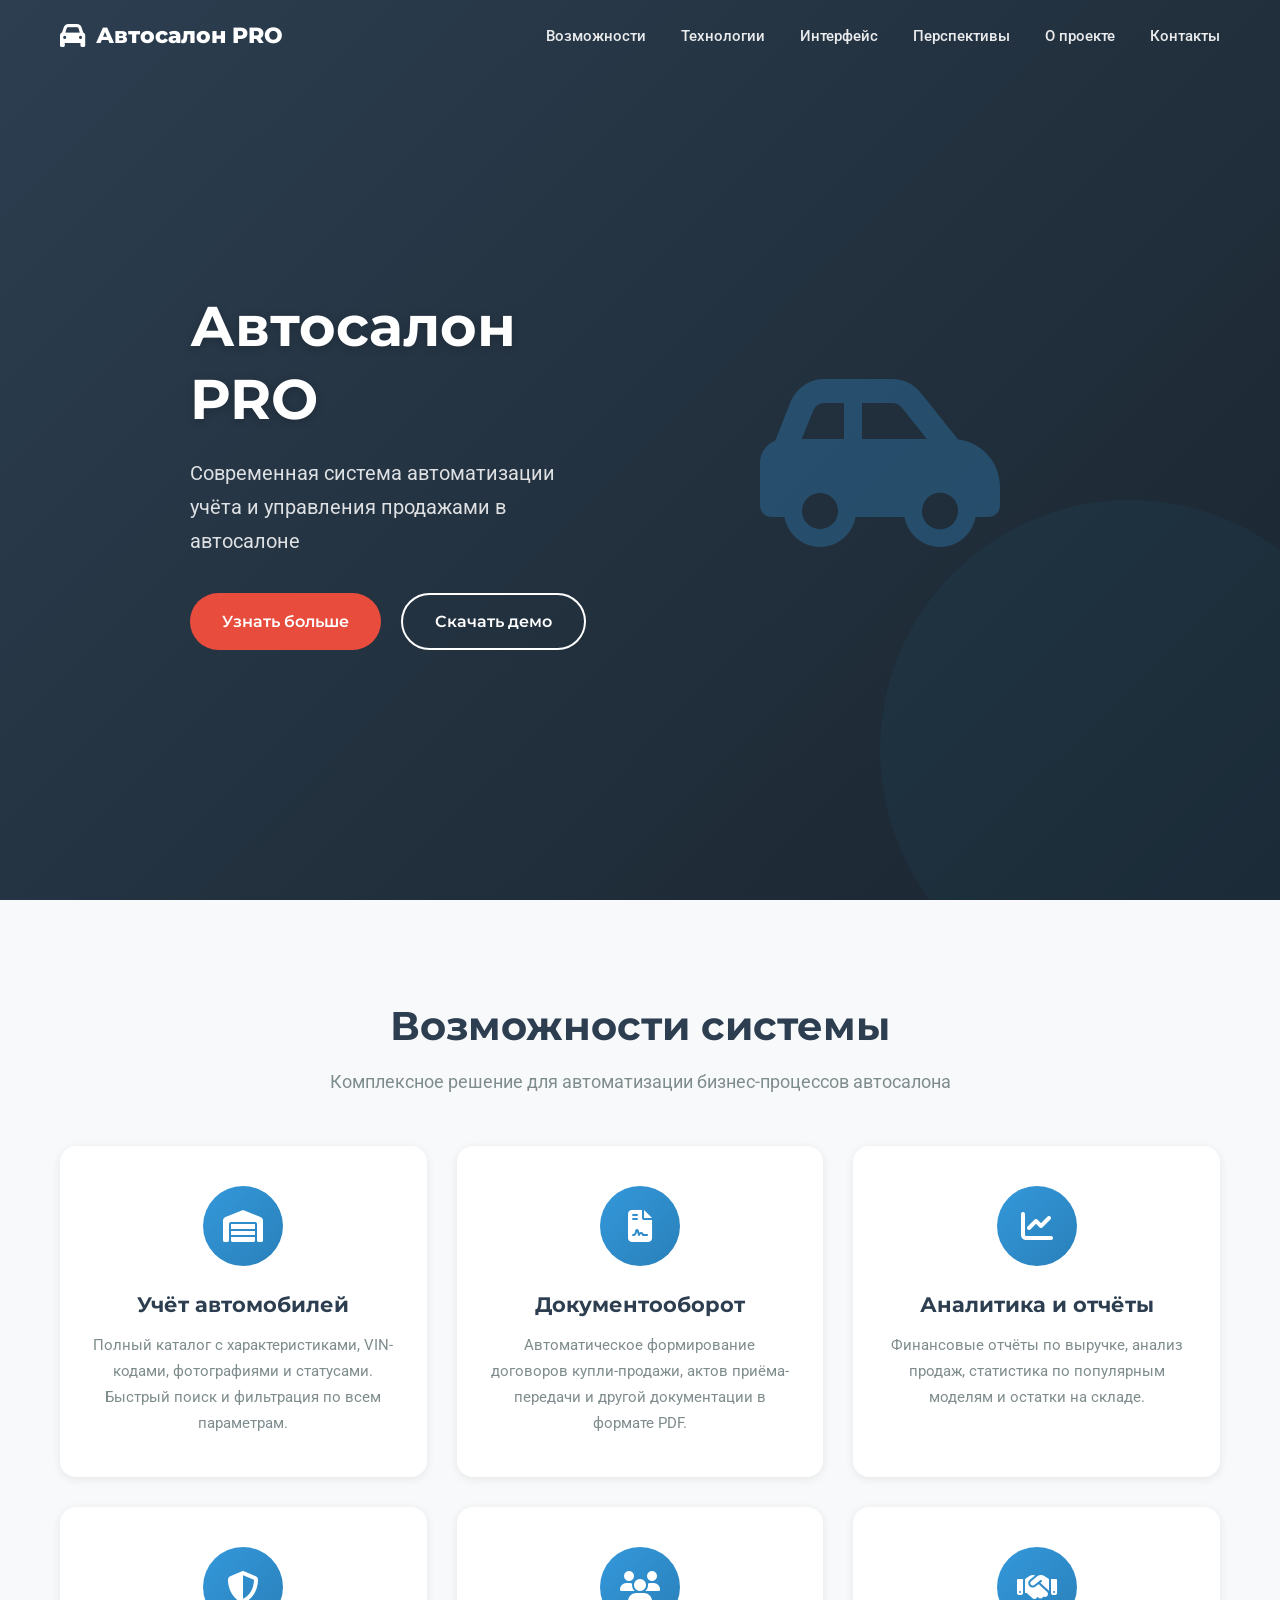
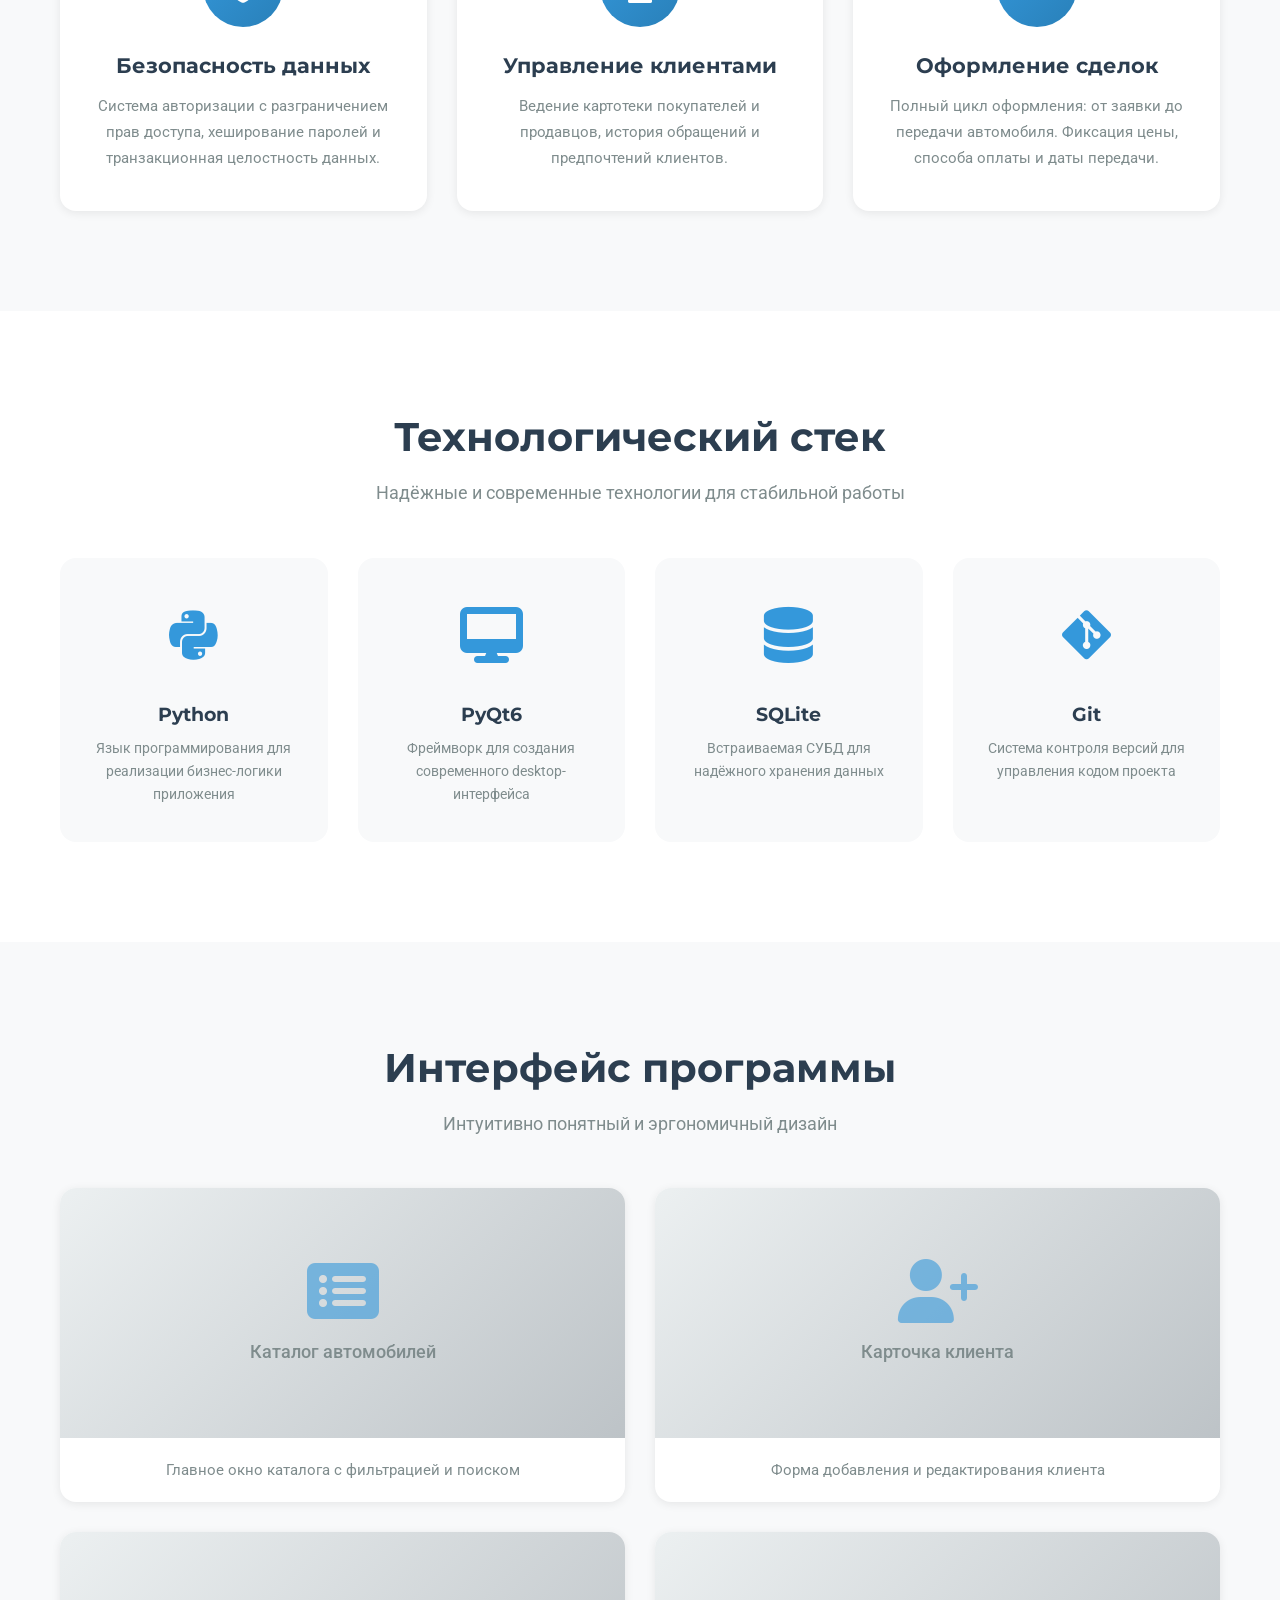
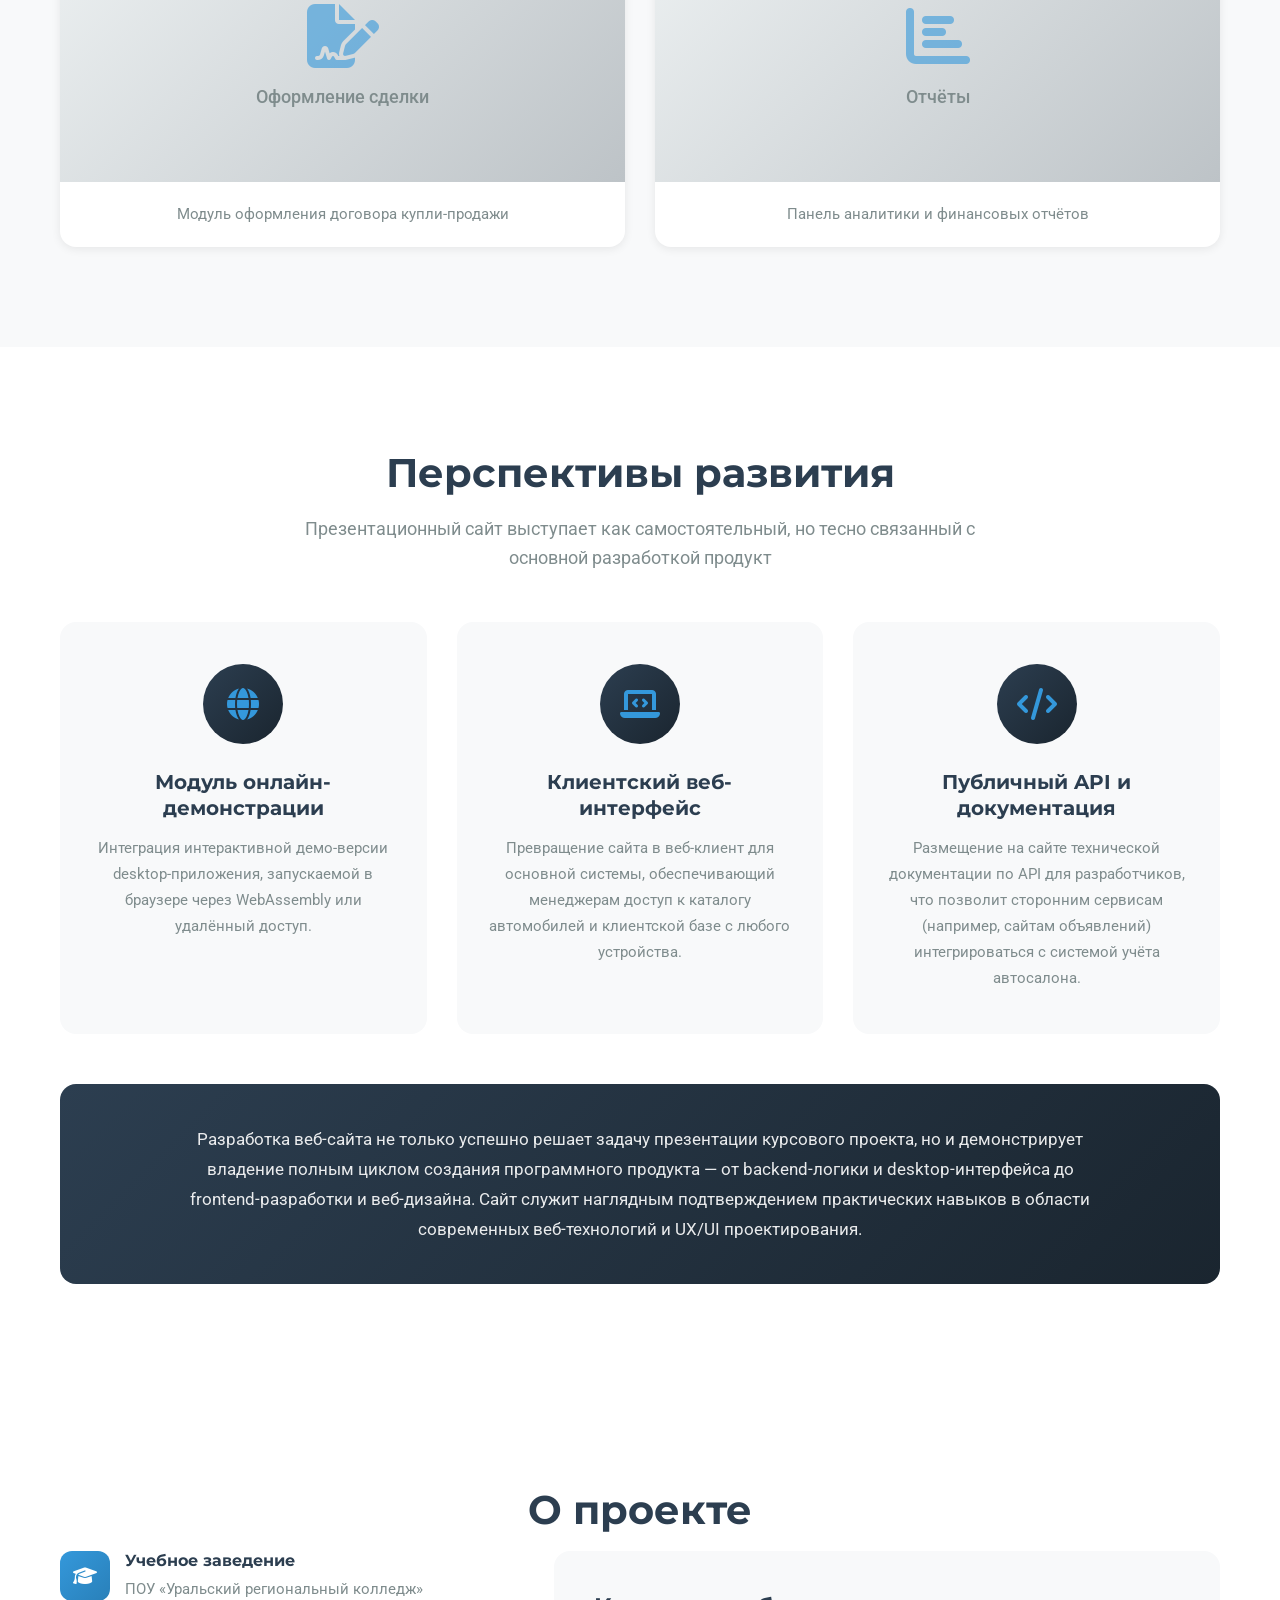
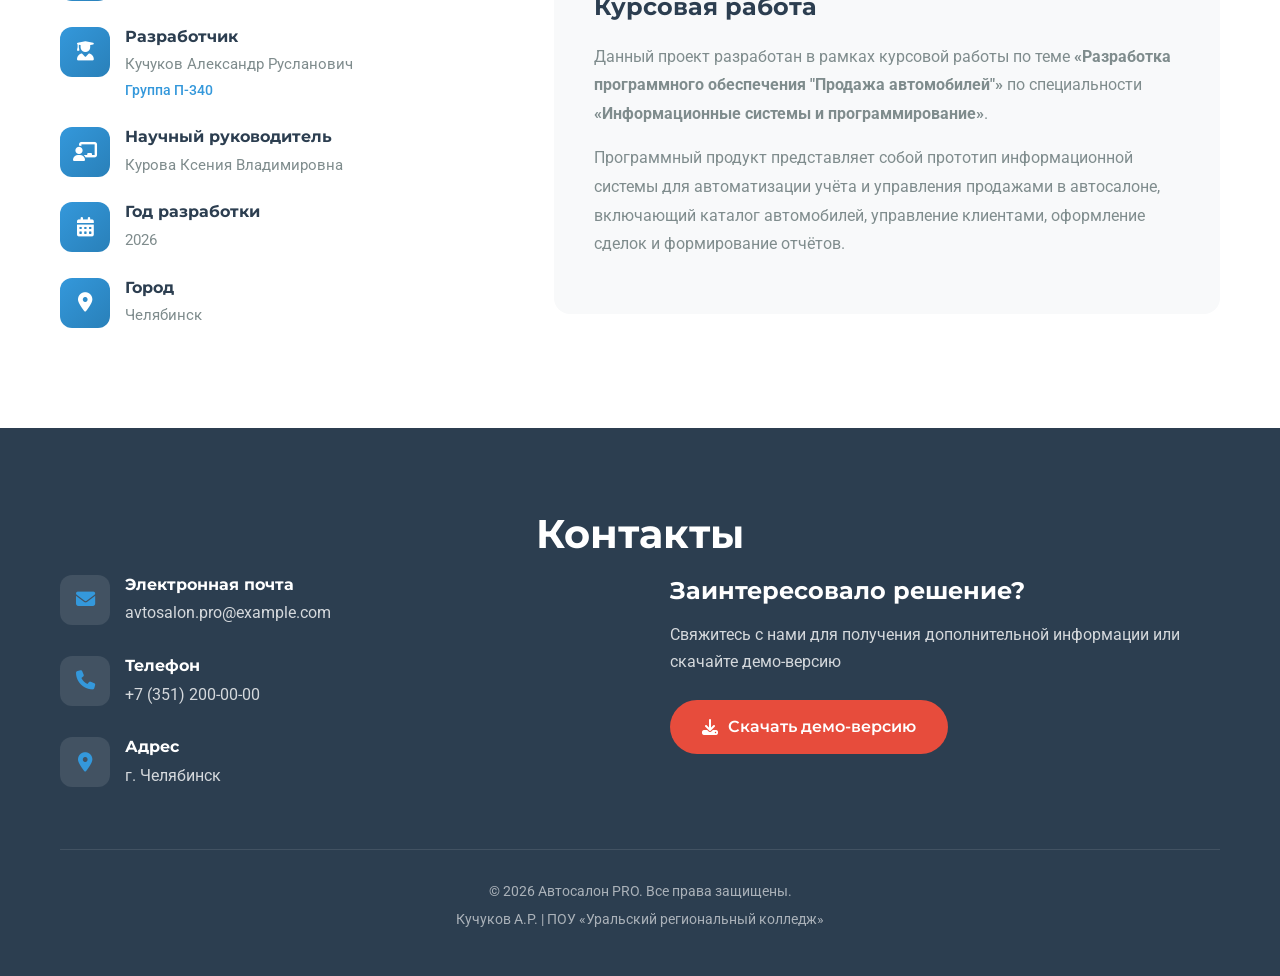
<file: index.html>
<!DOCTYPE html>
<html lang="ru">
<head>
    <meta charset="UTF-8">
    <meta name="viewport" content="width=device-width, initial-scale=1.0">
    <title>Автосалон PRO — Система автоматизации продаж автомобилей</title>
    <link rel="preconnect" href="https://fonts.googleapis.com">
    <link rel="preconnect" href="https://fonts.gstatic.com" crossorigin>
    <link href="https://fonts.googleapis.com/css2?family=Montserrat:wght@400;600;700;800&family=Roboto:wght@300;400;500;700&display=swap" rel="stylesheet">
    <link rel="stylesheet" href="https://cdnjs.cloudflare.com/ajax/libs/font-awesome/6.5.1/css/all.min.css">
    <link rel="stylesheet" href="style.css">
</head>
<body>
    <!-- Навигация -->
    <header class="header" id="header">
        <div class="container">
            <nav class="nav">
                <a href="#" class="logo">
                    <i class="fas fa-car"></i>
                    <span>Автосалон PRO</span>
                </a>
                <button class="nav-toggle" id="navToggle" aria-label="Открыть меню">
                    <span></span>
                    <span></span>
                    <span></span>
                </button>
                <ul class="nav-menu" id="navMenu">
                    <li><a href="#features" class="nav-link">Возможности</a></li>
                    <li><a href="#technology" class="nav-link">Технологии</a></li>
                    <li><a href="#interface" class="nav-link">Интерфейс</a></li>
                    <li><a href="#perspectives" class="nav-link">Перспективы</a></li>
                    <li><a href="#about" class="nav-link">О проекте</a></li>
                    <li><a href="#contact" class="nav-link">Контакты</a></li>
                </ul>
            </nav>
        </div>
    </header>

    <!-- Hero-секция -->
    <section class="hero" id="hero">
        <div class="container">
            <div class="hero-content">
                <h1 class="hero-title">Автосалон PRO</h1>
                <p class="hero-subtitle">Современная система автоматизации учёта и управления продажами в автосалоне</p>
                <div class="hero-buttons">
                    <a href="#features" class="btn btn-primary">Узнать больше</a>
                    <a href="#contact" class="btn btn-secondary">Скачать демо</a>
                </div>
            </div>
            <div class="hero-image">
                <div class="hero-car-icon">
                    <i class="fas fa-car-side"></i>
                </div>
            </div>
        </div>
        <div class="hero-bg-shape"></div>
    </section>

    <!-- Возможности -->
    <section class="features" id="features">
        <div class="container">
            <h2 class="section-title">Возможности системы</h2>
            <p class="section-subtitle">Комплексное решение для автоматизации бизнес-процессов автосалона</p>
            <div class="features-grid">
                <div class="feature-card">
                    <div class="feature-icon">
                        <i class="fas fa-warehouse"></i>
                    </div>
                    <h3 class="feature-title">Учёт автомобилей</h3>
                    <p class="feature-text">Полный каталог с характеристиками, VIN-кодами, фотографиями и статусами. Быстрый поиск и фильтрация по всем параметрам.</p>
                </div>
                <div class="feature-card">
                    <div class="feature-icon">
                        <i class="fas fa-file-contract"></i>
                    </div>
                    <h3 class="feature-title">Документооборот</h3>
                    <p class="feature-text">Автоматическое формирование договоров купли-продажи, актов приёма-передачи и другой документации в формате PDF.</p>
                </div>
                <div class="feature-card">
                    <div class="feature-icon">
                        <i class="fas fa-chart-line"></i>
                    </div>
                    <h3 class="feature-title">Аналитика и отчёты</h3>
                    <p class="feature-text">Финансовые отчёты по выручке, анализ продаж, статистика по популярным моделям и остатки на складе.</p>
                </div>
                <div class="feature-card">
                    <div class="feature-icon">
                        <i class="fas fa-shield-alt"></i>
                    </div>
                    <h3 class="feature-title">Безопасность данных</h3>
                    <p class="feature-text">Система авторизации с разграничением прав доступа, хеширование паролей и транзакционная целостность данных.</p>
                </div>
                <div class="feature-card">
                    <div class="feature-icon">
                        <i class="fas fa-users"></i>
                    </div>
                    <h3 class="feature-title">Управление клиентами</h3>
                    <p class="feature-text">Ведение картотеки покупателей и продавцов, история обращений и предпочтений клиентов.</p>
                </div>
                <div class="feature-card">
                    <div class="feature-icon">
                        <i class="fas fa-handshake"></i>
                    </div>
                    <h3 class="feature-title">Оформление сделок</h3>
                    <p class="feature-text">Полный цикл оформления: от заявки до передачи автомобиля. Фиксация цены, способа оплаты и даты передачи.</p>
                </div>
            </div>
        </div>
    </section>

    <!-- Технологический стек -->
    <section class="technology" id="technology">
        <div class="container">
            <h2 class="section-title">Технологический стек</h2>
            <p class="section-subtitle">Надёжные и современные технологии для стабильной работы</p>
            <div class="tech-grid">
                <div class="tech-card">
                    <div class="tech-icon">
                        <i class="fab fa-python"></i>
                    </div>
                    <h3 class="tech-title">Python</h3>
                    <p class="tech-text">Язык программирования для реализации бизнес-логики приложения</p>
                </div>
                <div class="tech-card">
                    <div class="tech-icon">
                        <i class="fas fa-desktop"></i>
                    </div>
                    <h3 class="tech-title">PyQt6</h3>
                    <p class="tech-text">Фреймворк для создания современного desktop-интерфейса</p>
                </div>
                <div class="tech-card">
                    <div class="tech-icon">
                        <i class="fas fa-database"></i>
                    </div>
                    <h3 class="tech-title">SQLite</h3>
                    <p class="tech-text">Встраиваемая СУБД для надёжного хранения данных</p>
                </div>
                <div class="tech-card">
                    <div class="tech-icon">
                        <i class="fab fa-git-alt"></i>
                    </div>
                    <h3 class="tech-title">Git</h3>
                    <p class="tech-text">Система контроля версий для управления кодом проекта</p>
                </div>
            </div>
        </div>
    </section>

    <!-- Интерфейс программы -->
    <section class="interface" id="interface">
        <div class="container">
            <h2 class="section-title">Интерфейс программы</h2>
            <p class="section-subtitle">Интуитивно понятный и эргономичный дизайн</p>
            <div class="screenshots-grid">
                <div class="screenshot-card">
                    <div class="screenshot-placeholder">
                        <i class="fas fa-list-alt"></i>
                        <span>Каталог автомобилей</span>
                    </div>
                    <p class="screenshot-caption">Главное окно каталога с фильтрацией и поиском</p>
                </div>
                <div class="screenshot-card">
                    <div class="screenshot-placeholder">
                        <i class="fas fa-user-plus"></i>
                        <span>Карточка клиента</span>
                    </div>
                    <p class="screenshot-caption">Форма добавления и редактирования клиента</p>
                </div>
                <div class="screenshot-card">
                    <div class="screenshot-placeholder">
                        <i class="fas fa-file-signature"></i>
                        <span>Оформление сделки</span>
                    </div>
                    <p class="screenshot-caption">Модуль оформления договора купли-продажи</p>
                </div>
                <div class="screenshot-card">
                    <div class="screenshot-placeholder">
                        <i class="fas fa-chart-bar"></i>
                        <span>Отчёты</span>
                    </div>
                    <p class="screenshot-caption">Панель аналитики и финансовых отчётов</p>
                </div>
            </div>
        </div>
    </section>

    <!-- Перспективы развития -->
    <section class="perspectives" id="perspectives">
        <div class="container">
            <h2 class="section-title">Перспективы развития</h2>
            <p class="section-subtitle">Презентационный сайт выступает как самостоятельный, но тесно связанный с основной разработкой продукт</p>
            <div class="perspectives-grid">
                <div class="perspective-card">
                    <div class="perspective-icon">
                        <i class="fas fa-globe"></i>
                    </div>
                    <h3 class="perspective-title">Модуль онлайн-демонстрации</h3>
                    <p class="perspective-text">Интеграция интерактивной демо-версии desktop-приложения, запускаемой в браузере через WebAssembly или удалённый доступ.</p>
                </div>
                <div class="perspective-card">
                    <div class="perspective-icon">
                        <i class="fas fa-laptop-code"></i>
                    </div>
                    <h3 class="perspective-title">Клиентский веб-интерфейс</h3>
                    <p class="perspective-text">Превращение сайта в веб-клиент для основной системы, обеспечивающий менеджерам доступ к каталогу автомобилей и клиентской базе с любого устройства.</p>
                </div>
                <div class="perspective-card">
                    <div class="perspective-icon">
                        <i class="fas fa-code"></i>
                    </div>
                    <h3 class="perspective-title">Публичный API и документация</h3>
                    <p class="perspective-text">Размещение на сайте технической документации по API для разработчиков, что позволит сторонним сервисам (например, сайтам объявлений) интегрироваться с системой учёта автосалона.</p>
                </div>
            </div>
            <div class="perspectives-conclusion">
                <p>Разработка веб-сайта не только успешно решает задачу презентации курсового проекта, но и демонстрирует владение полным циклом создания программного продукта — от backend-логики и desktop-интерфейса до frontend-разработки и веб-дизайна. Сайт служит наглядным подтверждением практических навыков в области современных веб-технологий и UX/UI проектирования.</p>
            </div>
        </div>
    </section>

    <!-- О проекте -->
    <section class="about" id="about">
        <div class="container">
            <h2 class="section-title">О проекте</h2>
            <div class="about-content">
                <div class="about-info">
                    <div class="about-item">
                        <i class="fas fa-graduation-cap"></i>
                        <div>
                            <h4>Учебное заведение</h4>
                            <p>ПОУ «Уральский региональный колледж»</p>
                        </div>
                    </div>
                    <div class="about-item">
                        <i class="fas fa-user-graduate"></i>
                        <div>
                            <h4>Разработчик</h4>
                            <p>Кучуков Александр Русланович</p>
                            <span>Группа П-340</span>
                        </div>
                    </div>
                    <div class="about-item">
                        <i class="fas fa-chalkboard-teacher"></i>
                        <div>
                            <h4>Научный руководитель</h4>
                            <p>Курова Ксения Владимировна</p>
                        </div>
                    </div>
                    <div class="about-item">
                        <i class="fas fa-calendar-alt"></i>
                        <div>
                            <h4>Год разработки</h4>
                            <p>2026</p>
                        </div>
                    </div>
                    <div class="about-item">
                        <i class="fas fa-map-marker-alt"></i>
                        <div>
                            <h4>Город</h4>
                            <p>Челябинск</p>
                        </div>
                    </div>
                </div>
                <div class="about-description">
                    <h3>Курсовая работа</h3>
                    <p>Данный проект разработан в рамках курсовой работы по теме <strong>«Разработка программного обеспечения "Продажа автомобилей"»</strong> по специальности <strong>«Информационные системы и программирование»</strong>.</p>
                    <p>Программный продукт представляет собой прототип информационной системы для автоматизации учёта и управления продажами в автосалоне, включающий каталог автомобилей, управление клиентами, оформление сделок и формирование отчётов.</p>
                </div>
            </div>
        </div>
    </section>

    <!-- Контакты -->
    <footer class="contact" id="contact">
        <div class="container">
            <h2 class="section-title">Контакты</h2>
            <div class="contact-content">
                <div class="contact-info">
                    <div class="contact-item">
                        <i class="fas fa-envelope"></i>
                        <div>
                            <h4>Электронная почта</h4>
                            <a href="mailto:avtosalon.pro@example.com">avtosalon.pro@example.com</a>
                        </div>
                    </div>
                    <div class="contact-item">
                        <i class="fas fa-phone"></i>
                        <div>
                            <h4>Телефон</h4>
                            <a href="tel:+73512000000">+7 (351) 200-00-00</a>
                        </div>
                    </div>
                    <div class="contact-item">
                        <i class="fas fa-map-marker-alt"></i>
                        <div>
                            <h4>Адрес</h4>
                            <p>г. Челябинск</p>
                        </div>
                    </div>
                </div>
                <div class="contact-cta">
                    <h3>Заинтересовало решение?</h3>
                    <p>Свяжитесь с нами для получения дополнительной информации или скачайте демо-версию</p>
                    <a href="#" class="btn btn-primary"><i class="fas fa-download"></i> Скачать демо-версию</a>
                </div>
            </div>
            <div class="footer-bottom">
                <p>&copy; 2026 Автосалон PRO. Все права защищены.</p>
                <p>Кучуков А.Р. | ПОУ «Уральский региональный колледж»</p>
            </div>
        </div>
    </footer>

    <script src="script.js"></script>
</body>
</html>
</file>
<file: style.css>
/* ===== Сброс и базовые стили ===== */
*,
*::before,
*::after {
    margin: 0;
    padding: 0;
    box-sizing: border-box;
}

:root {
    --primary-dark: #2c3e50;
    --primary-blue: #3498db;
    --accent-red: #e74c3c;
    --accent-red-hover: #c0392b;
    --text-dark: #2c3e50;
    --text-light: #7f8c8d;
    --bg-light: #f8f9fa;
    --bg-white: #ffffff;
    --shadow-sm: 0 2px 10px rgba(0, 0, 0, 0.08);
    --shadow-md: 0 5px 25px rgba(0, 0, 0, 0.1);
    --shadow-lg: 0 10px 40px rgba(0, 0, 0, 0.15);
    --transition: all 0.3s ease;
}

html {
    scroll-behavior: smooth;
}

body {
    font-family: 'Roboto', sans-serif;
    color: var(--text-dark);
    line-height: 1.6;
    overflow-x: hidden;
}

h1, h2, h3, h4, h5, h6 {
    font-family: 'Montserrat', sans-serif;
    font-weight: 700;
    line-height: 1.3;
}

a {
    text-decoration: none;
    color: inherit;
    transition: var(--transition);
}

img {
    max-width: 100%;
    display: block;
}

.container {
    max-width: 1200px;
    margin: 0 auto;
    padding: 0 20px;
}

/* ===== Кнопки ===== */
.btn {
    display: inline-flex;
    align-items: center;
    gap: 10px;
    padding: 14px 32px;
    border-radius: 50px;
    font-family: 'Montserrat', sans-serif;
    font-weight: 600;
    font-size: 1rem;
    cursor: pointer;
    transition: var(--transition);
    border: none;
}

.btn-primary {
    background: var(--accent-red);
    color: #fff;
}

.btn-primary:hover {
    background: var(--accent-red-hover);
    transform: translateY(-2px);
    box-shadow: 0 5px 20px rgba(231, 76, 60, 0.4);
}

.btn-secondary {
    background: transparent;
    color: #fff;
    border: 2px solid #fff;
}

.btn-secondary:hover {
    background: #fff;
    color: var(--primary-dark);
}

/* ===== Заголовки секций ===== */
.section-title {
    font-size: 2.5rem;
    text-align: center;
    margin-bottom: 15px;
    color: var(--primary-dark);
}

.section-subtitle {
    text-align: center;
    font-size: 1.15rem;
    color: var(--text-light);
    margin-bottom: 50px;
    max-width: 700px;
    margin-left: auto;
    margin-right: auto;
}

/* ===== Header / Навигация ===== */
.header {
    position: fixed;
    top: 0;
    left: 0;
    width: 100%;
    z-index: 1000;
    padding: 18px 0;
    transition: var(--transition);
}

.header.scrolled {
    background: var(--bg-white);
    box-shadow: var(--shadow-sm);
    padding: 12px 0;
}

.nav {
    display: flex;
    justify-content: space-between;
    align-items: center;
}

.logo {
    display: flex;
    align-items: center;
    gap: 10px;
    font-family: 'Montserrat', sans-serif;
    font-weight: 800;
    font-size: 1.4rem;
    color: #fff;
}

.header.scrolled .logo {
    color: var(--primary-dark);
}

.logo i {
    font-size: 1.6rem;
}

.nav-menu {
    display: flex;
    list-style: none;
    gap: 35px;
}

.nav-link {
    color: rgba(255, 255, 255, 0.9);
    font-weight: 500;
    font-size: 0.95rem;
    position: relative;
}

.header.scrolled .nav-link {
    color: var(--text-dark);
}

.nav-link::after {
    content: '';
    position: absolute;
    bottom: -5px;
    left: 0;
    width: 0;
    height: 2px;
    background: var(--primary-blue);
    transition: var(--transition);
}

.nav-link:hover::after {
    width: 100%;
}

/* Мобильное меню */
.nav-toggle {
    display: none;
    flex-direction: column;
    gap: 5px;
    background: none;
    border: none;
    cursor: pointer;
    padding: 5px;
}

.nav-toggle span {
    width: 28px;
    height: 3px;
    background: #fff;
    border-radius: 3px;
    transition: var(--transition);
}

.header.scrolled .nav-toggle span {
    background: var(--primary-dark);
}

/* ===== Hero-секция ===== */
.hero {
    min-height: 100vh;
    display: flex;
    align-items: center;
    background: linear-gradient(135deg, var(--primary-dark) 0%, #1a252f 100%);
    position: relative;
    overflow: hidden;
    padding: 120px 0 80px;
}

.hero .container {
    display: flex;
    align-items: center;
    justify-content: space-between;
    gap: 60px;
    position: relative;
    z-index: 2;
}

.hero-content {
    flex: 1;
    max-width: 600px;
}

.hero-title {
    font-size: 3.5rem;
    color: #fff;
    margin-bottom: 20px;
    text-shadow: 0 2px 10px rgba(0, 0, 0, 0.2);
}

.hero-subtitle {
    font-size: 1.25rem;
    color: rgba(255, 255, 255, 0.85);
    margin-bottom: 35px;
    line-height: 1.7;
}

.hero-buttons {
    display: flex;
    gap: 20px;
    flex-wrap: wrap;
}

.hero-image {
    flex: 1;
    display: flex;
    justify-content: center;
    align-items: center;
}

.hero-car-icon {
    font-size: 12rem;
    color: var(--primary-blue);
    opacity: 0.3;
    animation: float 3s ease-in-out infinite;
}

@keyframes float {
    0%, 100% { transform: translateY(0); }
    50% { transform: translateY(-20px); }
}

.hero-bg-shape {
    position: absolute;
    bottom: -100px;
    right: -100px;
    width: 500px;
    height: 500px;
    background: var(--primary-blue);
    border-radius: 50%;
    opacity: 0.05;
}

/* ===== Возможности ===== */
.features {
    padding: 100px 0;
    background: var(--bg-light);
}

.features-grid {
    display: grid;
    grid-template-columns: repeat(3, 1fr);
    gap: 30px;
}

.feature-card {
    background: var(--bg-white);
    border-radius: 16px;
    padding: 40px 30px;
    text-align: center;
    transition: var(--transition);
    box-shadow: var(--shadow-sm);
}

.feature-card:hover {
    transform: translateY(-10px);
    box-shadow: var(--shadow-lg);
}

.feature-icon {
    width: 80px;
    height: 80px;
    margin: 0 auto 25px;
    background: linear-gradient(135deg, var(--primary-blue), #2980b9);
    border-radius: 50%;
    display: flex;
    align-items: center;
    justify-content: center;
    font-size: 2rem;
    color: #fff;
}

.feature-title {
    font-size: 1.3rem;
    margin-bottom: 15px;
    color: var(--primary-dark);
}

.feature-text {
    color: var(--text-light);
    font-size: 0.95rem;
    line-height: 1.7;
}

/* ===== Технологический стек ===== */
.technology {
    padding: 100px 0;
    background: var(--bg-white);
}

.tech-grid {
    display: grid;
    grid-template-columns: repeat(4, 1fr);
    gap: 30px;
}

.tech-card {
    text-align: center;
    padding: 35px 25px;
    border-radius: 16px;
    background: var(--bg-light);
    transition: var(--transition);
}

.tech-card:hover {
    background: var(--primary-dark);
    color: #fff;
    transform: translateY(-5px);
}

.tech-icon {
    font-size: 3.5rem;
    margin-bottom: 20px;
    color: var(--primary-blue);
}

.tech-card:hover .tech-icon {
    color: #fff;
}

.tech-title {
    font-size: 1.2rem;
    margin-bottom: 10px;
}

.tech-text {
    font-size: 0.9rem;
    color: var(--text-light);
}

.tech-card:hover .tech-text {
    color: rgba(255, 255, 255, 0.8);
}

/* ===== Интерфейс ===== */
.interface {
    padding: 100px 0;
    background: var(--bg-light);
}

.screenshots-grid {
    display: grid;
    grid-template-columns: repeat(2, 1fr);
    gap: 30px;
}

.screenshot-card {
    background: var(--bg-white);
    border-radius: 16px;
    overflow: hidden;
    box-shadow: var(--shadow-sm);
    transition: var(--transition);
}

.screenshot-card:hover {
    box-shadow: var(--shadow-lg);
    transform: translateY(-5px);
}

.screenshot-placeholder {
    height: 250px;
    background: linear-gradient(135deg, #ecf0f1, #bdc3c7);
    display: flex;
    flex-direction: column;
    align-items: center;
    justify-content: center;
    gap: 15px;
    color: var(--text-light);
}

.screenshot-placeholder i {
    font-size: 4rem;
    color: var(--primary-blue);
    opacity: 0.6;
}

.screenshot-placeholder span {
    font-size: 1.1rem;
    font-weight: 500;
}

.screenshot-caption {
    padding: 20px;
    text-align: center;
    font-size: 0.95rem;
    color: var(--text-light);
}

/* ===== Перспективы ===== */
.perspectives {
    padding: 100px 0;
    background: var(--bg-white);
}

.perspectives-grid {
    display: grid;
    grid-template-columns: repeat(3, 1fr);
    gap: 30px;
    margin-bottom: 50px;
}

.perspective-card {
    background: var(--bg-light);
    border-radius: 16px;
    padding: 40px 30px;
    text-align: center;
    transition: var(--transition);
    border: 2px solid transparent;
}

.perspective-card:hover {
    border-color: var(--primary-blue);
    transform: translateY(-10px);
    box-shadow: var(--shadow-lg);
}

.perspective-icon {
    width: 80px;
    height: 80px;
    margin: 0 auto 25px;
    background: linear-gradient(135deg, var(--primary-dark), #1a252f);
    border-radius: 50%;
    display: flex;
    align-items: center;
    justify-content: center;
    font-size: 2rem;
    color: var(--primary-blue);
}

.perspective-title {
    font-size: 1.25rem;
    margin-bottom: 15px;
    color: var(--primary-dark);
}

.perspective-text {
    color: var(--text-light);
    font-size: 0.95rem;
    line-height: 1.7;
}

.perspectives-conclusion {
    background: linear-gradient(135deg, var(--primary-dark), #1a252f);
    padding: 40px;
    border-radius: 16px;
    text-align: center;
}

.perspectives-conclusion p {
    color: rgba(255, 255, 255, 0.9);
    font-size: 1.05rem;
    line-height: 1.8;
    max-width: 900px;
    margin: 0 auto;
}

/* ===== О проекте ===== */
.about {
    padding: 100px 0;
    background: var(--bg-white);
}

.about-content {
    display: grid;
    grid-template-columns: 1fr 1.5fr;
    gap: 50px;
    align-items: start;
}

.about-info {
    display: flex;
    flex-direction: column;
    gap: 25px;
}

.about-item {
    display: flex;
    align-items: flex-start;
    gap: 15px;
}

.about-item i {
    width: 50px;
    height: 50px;
    min-width: 50px;
    background: linear-gradient(135deg, var(--primary-blue), #2980b9);
    border-radius: 12px;
    display: flex;
    align-items: center;
    justify-content: center;
    color: #fff;
    font-size: 1.2rem;
}

.about-item h4 {
    font-size: 1rem;
    margin-bottom: 5px;
    color: var(--primary-dark);
}

.about-item p {
    font-size: 0.95rem;
    color: var(--text-light);
}

.about-item span {
    font-size: 0.85rem;
    color: var(--primary-blue);
    font-weight: 500;
}

.about-description {
    background: var(--bg-light);
    padding: 40px;
    border-radius: 16px;
}

.about-description h3 {
    font-size: 1.5rem;
    margin-bottom: 20px;
    color: var(--primary-dark);
}

.about-description p {
    margin-bottom: 15px;
    color: var(--text-light);
    line-height: 1.8;
}

/* ===== Контакты / Footer ===== */
.contact {
    padding: 80px 0 40px;
    background: var(--primary-dark);
    color: #fff;
}

.contact .section-title {
    color: #fff;
}

.contact-content {
    display: grid;
    grid-template-columns: 1fr 1fr;
    gap: 60px;
    margin-bottom: 60px;
}

.contact-info {
    display: flex;
    flex-direction: column;
    gap: 30px;
}

.contact-item {
    display: flex;
    align-items: flex-start;
    gap: 15px;
}

.contact-item i {
    width: 50px;
    height: 50px;
    min-width: 50px;
    background: rgba(255, 255, 255, 0.1);
    border-radius: 12px;
    display: flex;
    align-items: center;
    justify-content: center;
    font-size: 1.2rem;
    color: var(--primary-blue);
}

.contact-item h4 {
    font-size: 1rem;
    margin-bottom: 5px;
}

.contact-item a,
.contact-item p {
    color: rgba(255, 255, 255, 0.8);
}

.contact-item a:hover {
    color: var(--primary-blue);
}

.contact-cta h3 {
    font-size: 1.5rem;
    margin-bottom: 15px;
}

.contact-cta p {
    color: rgba(255, 255, 255, 0.8);
    margin-bottom: 25px;
    line-height: 1.7;
}

.footer-bottom {
    border-top: 1px solid rgba(255, 255, 255, 0.1);
    padding-top: 30px;
    text-align: center;
}

.footer-bottom p {
    color: rgba(255, 255, 255, 0.6);
    font-size: 0.9rem;
    margin-bottom: 5px;
}

/* ===== Адаптивность ===== */
@media (max-width: 1024px) {
    .hero-title {
        font-size: 2.8rem;
    }

    .features-grid {
        grid-template-columns: repeat(2, 1fr);
    }

    .tech-grid {
        grid-template-columns: repeat(2, 1fr);
    }

    .about-content {
        grid-template-columns: 1fr;
    }
}

@media (max-width: 768px) {
    .nav-toggle {
        display: flex;
    }

    .nav-menu {
        position: fixed;
        top: 0;
        right: -100%;
        width: 280px;
        height: 100vh;
        background: var(--primary-dark);
        flex-direction: column;
        padding: 80px 30px 30px;
        gap: 20px;
        transition: var(--transition);
        box-shadow: -5px 0 20px rgba(0, 0, 0, 0.2);
    }

    .nav-menu.active {
        right: 0;
    }

    .nav-link {
        color: #fff !important;
        font-size: 1.1rem;
    }

    .hero .container {
        flex-direction: column;
        text-align: center;
    }

    .hero-title {
        font-size: 2.3rem;
    }

    .hero-buttons {
        justify-content: center;
    }

    .hero-car-icon {
        font-size: 8rem;
    }

    .section-title {
        font-size: 2rem;
    }

    .features-grid {
        grid-template-columns: 1fr;
    }

    .tech-grid {
        grid-template-columns: repeat(2, 1fr);
    }

    .screenshots-grid {
        grid-template-columns: 1fr;
    }

    .perspectives-grid {
        grid-template-columns: 1fr;
    }

    .contact-content {
        grid-template-columns: 1fr;
        gap: 40px;
    }
}

@media (max-width: 480px) {
    .hero-title {
        font-size: 1.9rem;
    }

    .hero-subtitle {
        font-size: 1rem;
    }

    .btn {
        padding: 12px 24px;
        font-size: 0.9rem;
    }

    .tech-grid {
        grid-template-columns: 1fr;
    }

    .about-description {
        padding: 25px;
    }
}
</file>
